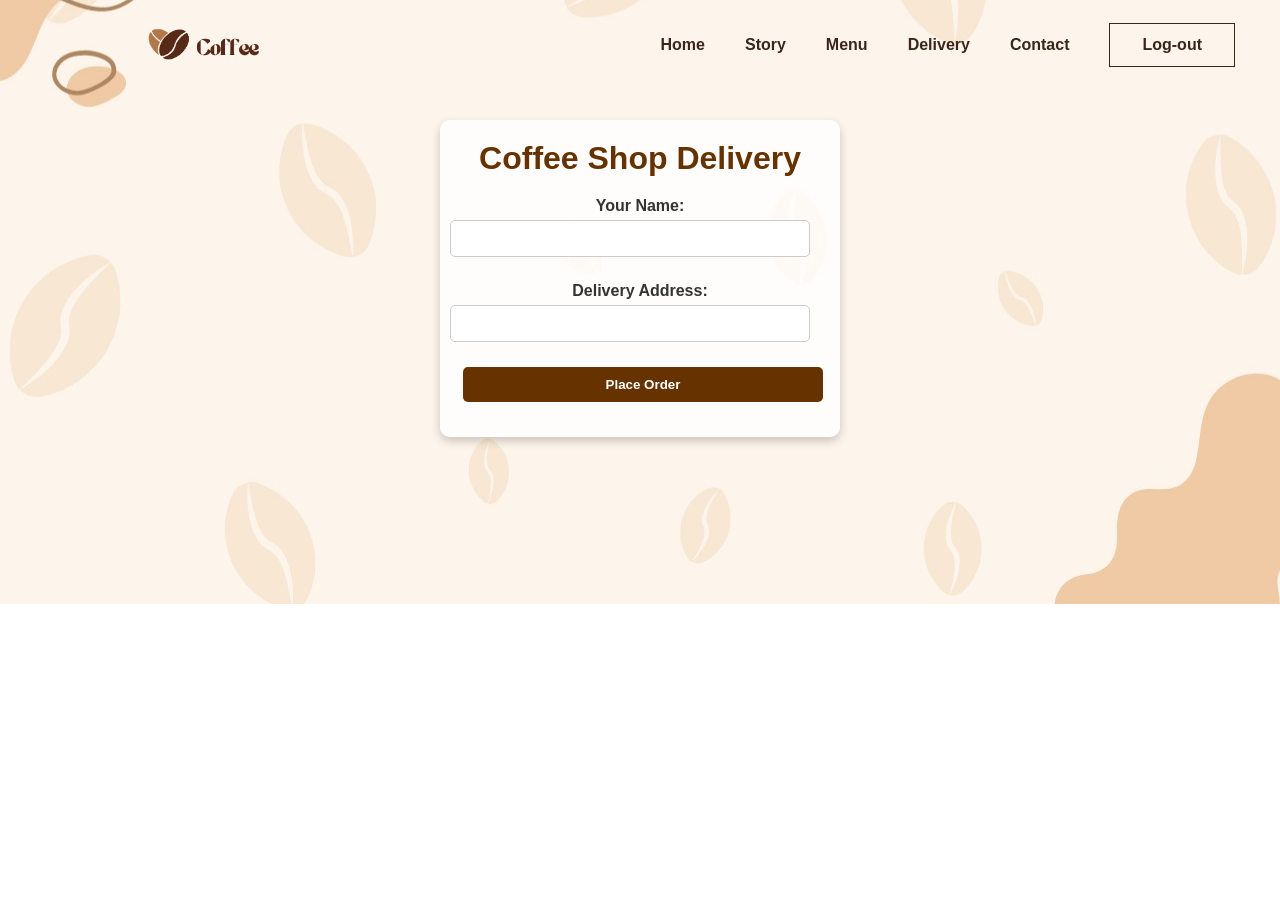
<file: Delivery/index.html>
<!DOCTYPE html>
<html lang="en">
<head>
    <meta charset="UTF-8">
    <meta name="viewport" content="width=device-width, initial-scale=1.0">
    <title>Coffee Shop Delivery</title>
    <link rel="stylesheet" href="stylesD.css">
</head>

<body>

    <header class="header">

        <!-- Navigation bar section -->
      <nav class="navbar">
          
  
          
          <div class="logo">
              <img src="images/logo.png" alt="Logo"> 
          </div>
  
          
          <ul class="nav-links" id="nav-links">
            <li><a href="../LogIn-Regster/homepage.php" class="active">Home</a></li> 
                <li><a href="../Story/story.html">Story</a></li>
                <li><a href="../Meun/index.html">Menu</a></li>
                <li><a href="../Delivery/index.html">Delivery</a></li>
                <li><a href="../Contact/contact.html">Contact</a></li>
                <li><a href="../LogIn-Regster/logout.php" class="btn Login-in"> Log-out</a></li>
          </ul>
  
      </nav>
  </header>


    <div class="container">
        <h1>Coffee Shop Delivery</h1>
        <form action="submit_order.php" method="POST">

            <label for="name">Your Name:</label>
            <input type="text" id="name" name="name" required>

            <label for="address">Delivery Address:</label>
            <input type="text" id="address" name="address" required>


            <button type="submit"  onclick="window.location.href='../Order now/order_now.php'">Place Order</button>
        </form>
    </div>

</body>
</html>
</file>
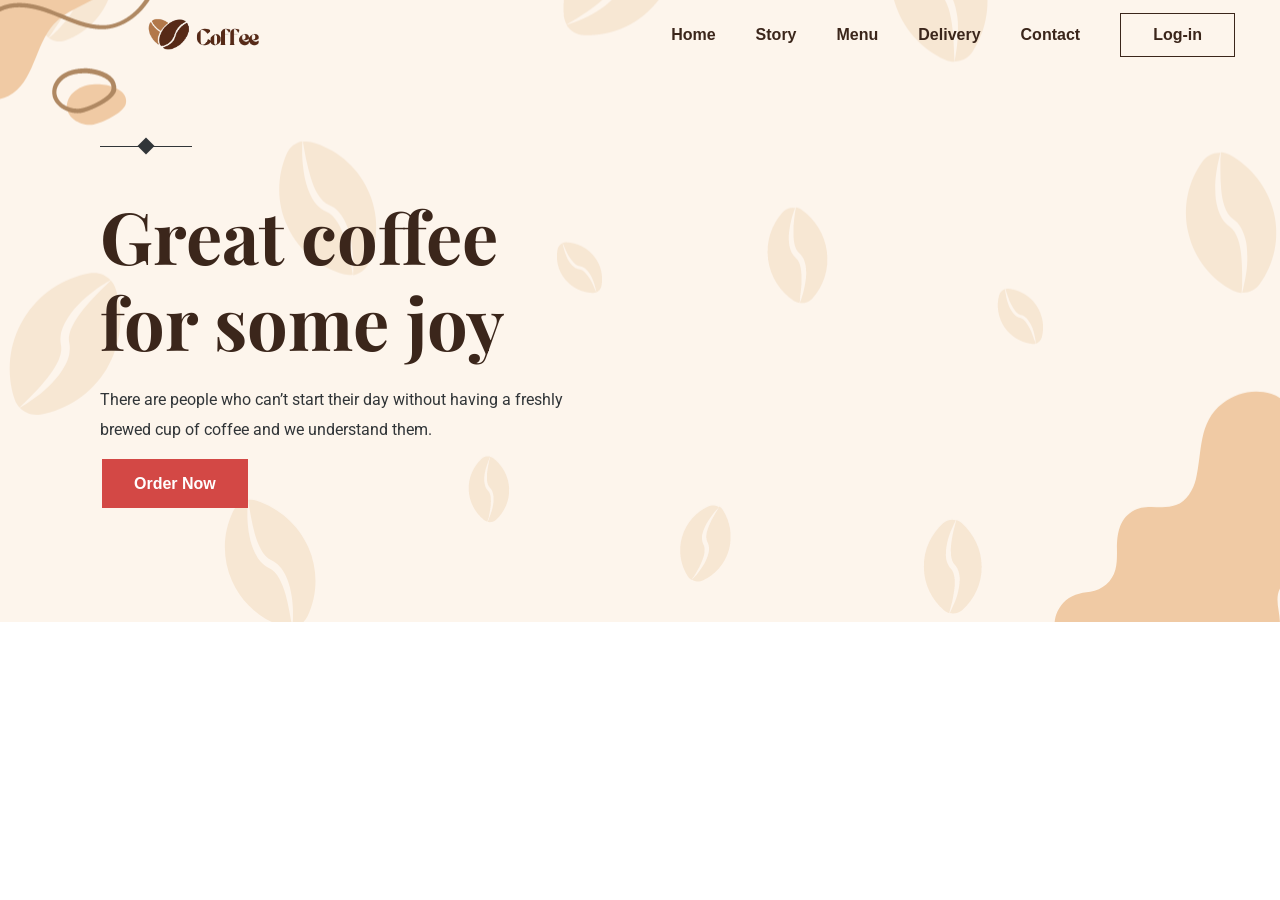
<file: Main/index.html>
<!DOCTYPE html>
<html lang="en">
<head>

    <meta charset="UTF-8">
    <meta name="viewport" content="width=device-width, initial-scale=1.0">

    <!-- Title -->
    <title> Coffee Website </title>

    <!-- CSS Link -->
    <link rel="stylesheet" href="styleMain.css">
    
    
</head>

    <form action="phpfil.php" method="post">

    <header class="header">

      <!-- Navigation bar section -->
    <nav class="navbar">
        
        <div class="logo">
            <img src="images/logo.png" alt="Logo"> 
        </div>

        
        <ul class="nav-links" id="nav-links">
            <li><a href="../LogIn-Regster/index.php" class="active">Home</a></li> 
            <li><a href="../LogIn-Regster/index.php">Story</a></li>
            <li><a href="../LogIn-Regster/index.php">Menu</a></li>
            <li><a href="../LogIn-Regster/index.php">Delivery</a></li>
            <li><a href="../LogIn-Regster/index.php">Contact</a></li>
            <li><a href="../LogIn-Regster/index.php" class="btn Login-in"> Log-in </a></li>
        </ul>

    </nav>
</header>

    <!-- Hero section -->
    <section class="hero-section" id="hero-section">
        <div class="container">
            <div class="hero-content">
                <div class="custom-hr">
                    <div class="diamond"></div> 
                </div>

                <h1>Great coffee for some joy</h1>
                <p>There are people who can’t start their day without having a freshly brewed cup of coffee and we understand them.</p>

                <a href="../LogIn-Regster/index.php" class="btn order-btn">Order Now</a>
            </div>

            
        </div>
    </section>
    
</form>

</body>
</html>
</file>
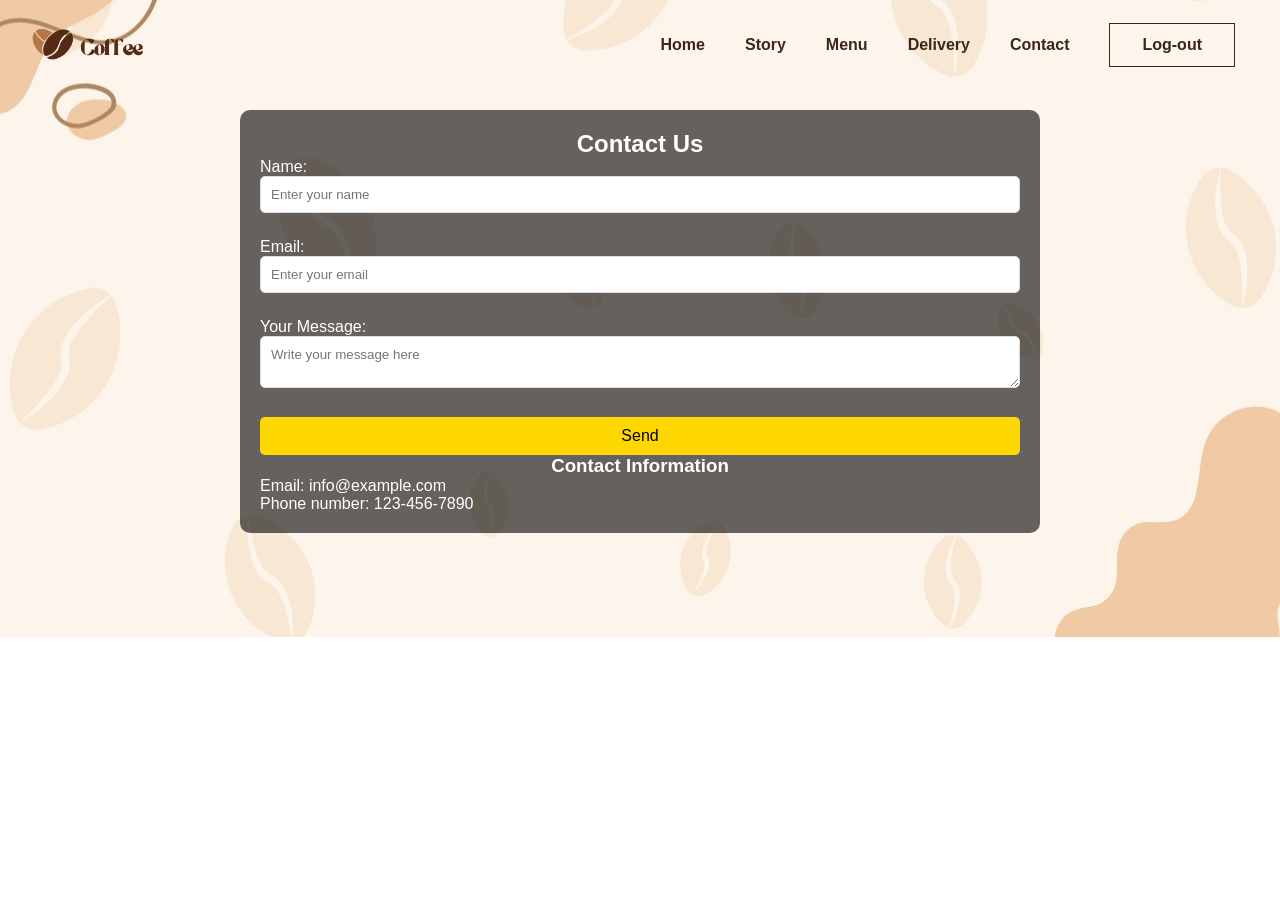
<file: Contact/contact.html>
<!DOCTYPE html>
<html lang="en" dir="ltr">
<head>
    <meta charset="UTF-8">
    <title>Contact</title>
    <link rel="stylesheet" href="stylesC.css">
</head>
<body>

    <header class="header">

        <!-- Navigation bar section -->
      <nav class="navbar">
          
          <div class="menu-icon" id="menu-icon">
              <i class="ri-menu-4-line"></i>
          </div>
  
          
          <div class="logo">
              <img src="images/logo.png" alt="Logo"> 
          </div>
  
          
          <ul class="nav-links" id="nav-links">
            <li><a href="../LogIn-Regster/homepage.php" class="active">Home</a></li> 
            <li><a href="../Story/story.html">Story</a></li>
            <li><a href="../Meun/index.html">Menu</a></li>
            <li><a href="../Delivery/index.html">Delivery</a></li>
            <li><a href="../Contact/contact.html">Contact</a></li>
            <li><a href="../LogIn-Regster/logout.php" class="btn Login-in"> Log-out</a></li>
          </ul>
  
      </nav>
  </header>


    <main>
        <section class="contact">
            <h2>Contact Us</h2>
            <form>
                <label>Name:
                    <input type="text" placeholder="Enter your name" required>
                </label>
                <label>Email:
                    <input type="email" placeholder="Enter your email" required>
                </label>
                <label>Your Message:
                    <textarea placeholder="Write your message here" required></textarea>
                </label>
                <button type="submit">Send</button>
            </form>
            <h3>Contact Information</h3>
            <p>Email: info@example.com</p>
            <p>Phone number: 123-456-7890</p>
        </section>
    </main>
    

</body>
</html>
</file>
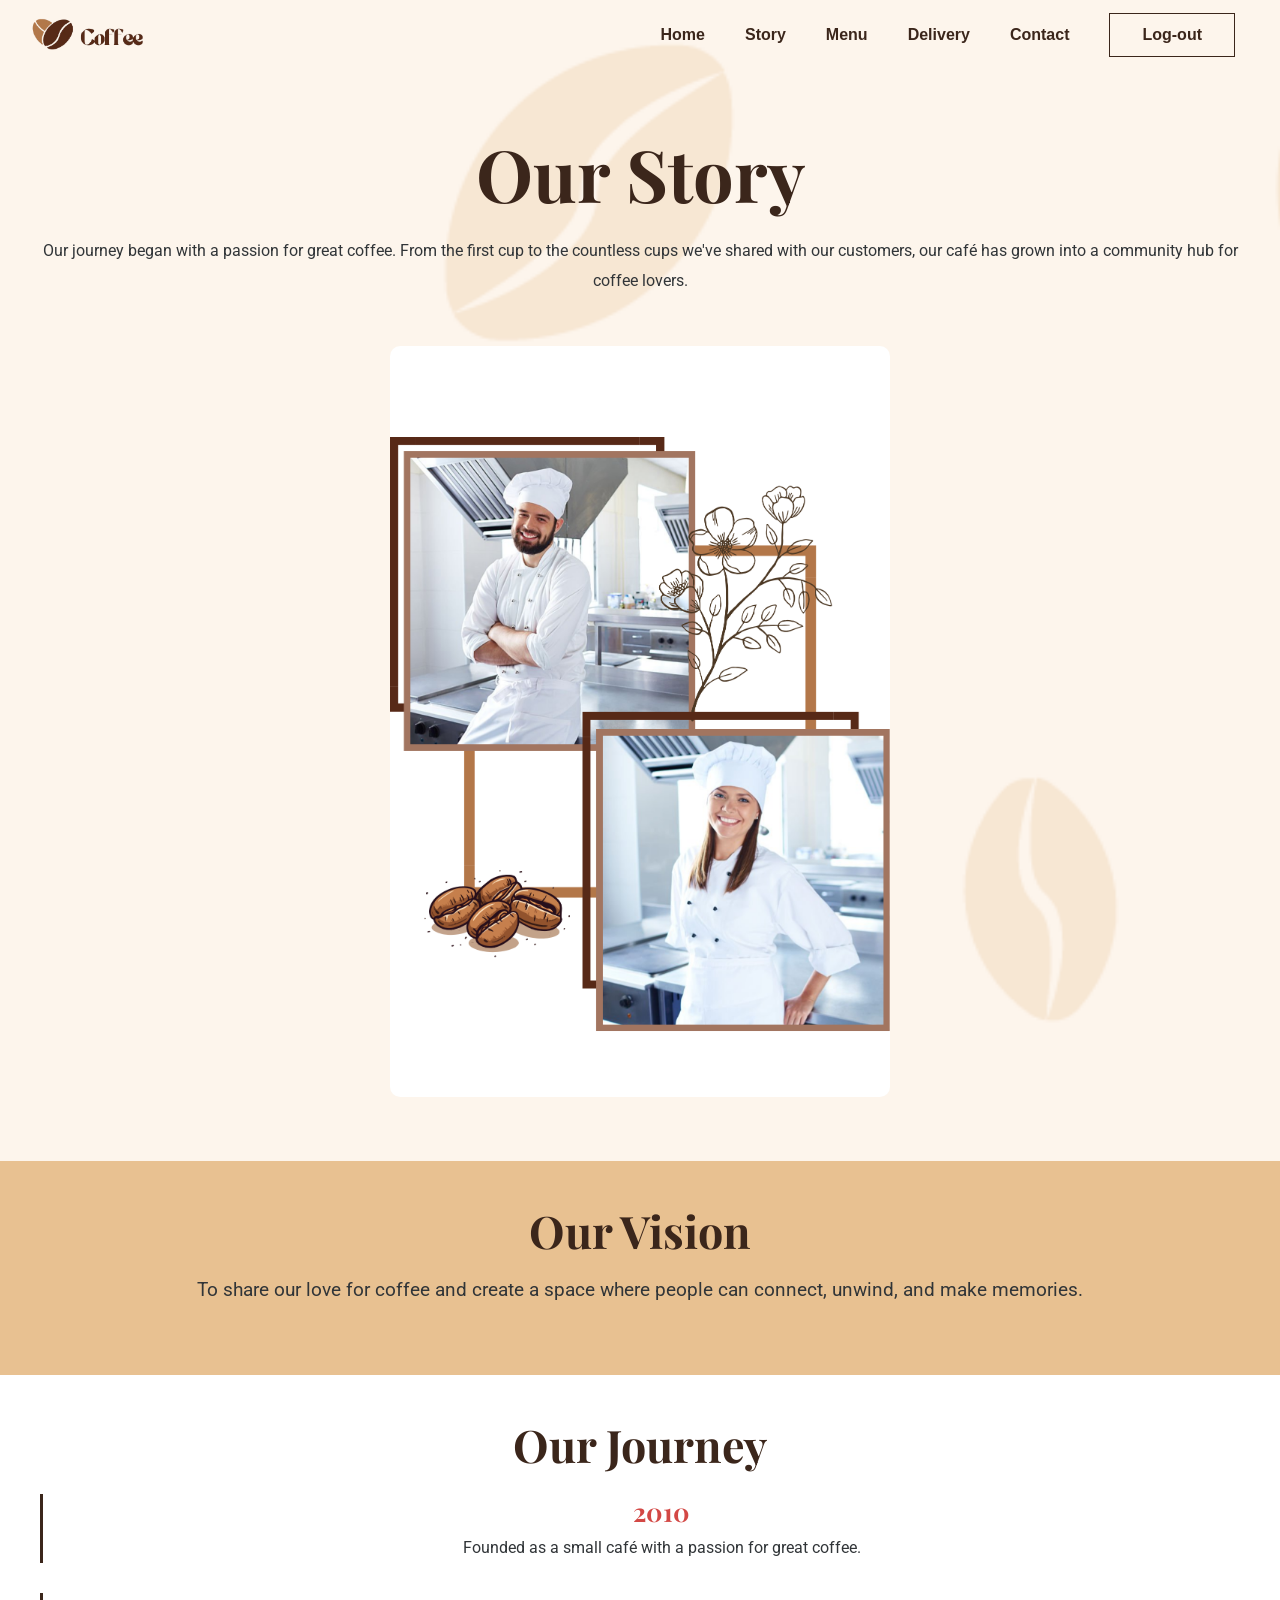
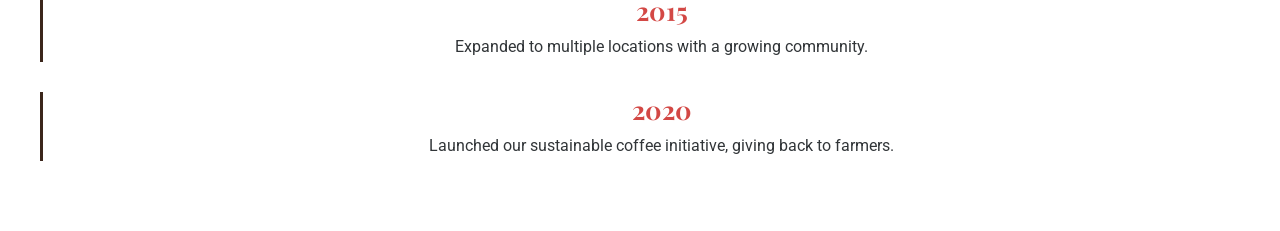
<file: Story/story.html>
<!DOCTYPE html>
<html lang="en">
<head>
    <meta charset="UTF-8">
    <meta name="viewport" content="width=device-width, initial-scale=1.0">
    <title>Our Story</title>
    <link rel="stylesheet" href="styleS.css">
</head>
    <body>

    <!-- Navigation bar section -->
    <nav class="navbar">
        
        <div class="menu-icon" id="menu-icon">
            <i class="ri-menu-4-line"></i>
        </div>

        
        <div class="logo">
            <img src="images/logo.png" alt="Logo"> 
        </div>


        <ul class="nav-links" id="nav-links">
            <li><a href="../LogIn-Regster/homepage.php" class="active">Home</a></li> 
            <li><a href="../Story/story.html">Story</a></li>
            <li><a href="../Meun/index.html">Menu</a></li>
            <li><a href="../Delivery/index.html">Delivery</a></li>
            <li><a href="../Contact/contact.html">Contact</a></li>
            <li><a href="../LogIn-Regster/logout.php" class="btn Login-in"> Log-out</a></li>
        </ul>
    </nav>

    <!-- Story Section -->
    <section class="story-page">
        <h1>Our Story</h1>
        <p>
            Our journey began with a passion for great coffee. From the first cup to the countless cups we've shared with our customers, our café has grown into a community hub for coffee lovers.
        </p>
        <img src="images/story.png" alt="Coffee Story" class="story-image">
    </section>
    
    <!-- Vision Section -->
    <section class="vision-section">
        <h2>Our Vision</h2>
        <p>
            To share our love for coffee and create a space where people can connect, unwind, and make memories.
        </p>
    </section>

    <!-- Timeline Section -->
    <section class="timeline-section">
        <h2>Our Journey</h2>
        <div class="timeline">
            <div class="timeline-item">
                <h3>2010</h3>
                <p>Founded as a small café with a passion for great coffee.</p>
            </div>
            <div class="timeline-item">
                <h3>2015</h3>
                <p>Expanded to multiple locations with a growing community.</p>
            </div>
            <div class="timeline-item">
                <h3>2020</h3>
                <p>Launched our sustainable coffee initiative, giving back to farmers.</p>
            </div>
        </div>
    </section>

    </body>
</html>
</file>
<file: Delivery/stylesD.css>
@import url('https://fonts.googleapis.com/css2?family=Playfair+Display:ital,wght@0,400..900;1,400..900&family=Roboto:ital,wght@0,100;0,300;0,400;0,500;0,700;0,900&display=swap');

* {
    margin: 0;
    padding: 0;
    box-sizing: border-box;
    font-family: Arial, sans-serif;
    text-decoration: none;
    list-style: none;
}


body {
    font-family: "Playfair Display", serif;
    background-image: url('images/bg1.png'); /* Path of background image */
    background-position: center;
    background-repeat: no-repeat;
    background-size: cover;
    scroll-behavior: smooth;
    color: #333;
}



:root {
    --main-color: #3b261b;
    --secondary-color: #e8c191;
    --white-color: #ffffff;
    --black-color: #313538;
    --red-color: #d34845;
    --big-font: 4.5rem;
    --heading-family: "Playfair Display", serif;
    --p-family: "Roboto", system-ui;
}


/*Navbar Section*/


a {
    text-decoration: none;
    list-style: none;
    cursor: pointer;
}


.navbar {
    display: flex;
    justify-content: space-between;
    align-items: center;
    position: relative;
    top: 10px;
    padding: 30px;
    margin-bottom: 20px;
    background-color: transparent;
    width: 100%;
    height: 70px;
    transition: height 0.5s ease;
    overflow: hidden;
}

.logo {
    display: flex;
    position: relative;
    left: 7rem;
    justify-self: center;
    transition: transform 0.5s ease;
}

.logo img { 
    height: 2.5rem;
    margin-right: 10px;
}


.nav-links {
    list-style: none;
    display: flex;
    align-items: center;
    opacity: 1;
    pointer-events: auto;
    transition: opacity 0.5s ease;
}
  

.navbar.active {
    height: 100vh;
    background-color: var(--white-color);
    flex-direction: column;
    justify-content: flex-start;
}

.nav-links.active {
    opacity: 1;
    pointer-events: auto;
    max-height: 400px;
}

.nav-links li {
    margin-left: 10px;
}

.nav-links a {
    color: var(--main-color);
    font-weight: 600;
    margin: 0 15px;
    font-size: var(--p-font);
    transition: all ease 0.55s;
}

.nav-links a:hover {
    color: var(--red-color);
}


.Login-in {
    background-color: transparent;
    color: var(--main-color);
    display: inline-block;
    border: 1px solid var(--main-color);
    padding: 12px 32px;
}

.Login-in:hover {
    background-color: var(--main-color);
    color: var(--white-color) !important;
}


.container {
    text-align: center;
    background: rgba(255, 255, 255, 0.8);
    padding: 20px;
    max-width: 400px;
    margin: 50px auto;
    border-radius: 10px;
    box-shadow: 0 4px 10px rgba(0, 0, 0, 0.2);
}

h1 {
    margin-bottom: 20px;
    color: #663300;
}

label {
    display: block;
    margin: 10px 0 5px;
    font-weight: bold;
}

input, textarea, button {
    width: 100%;
    margin-bottom: 15px;
    padding: 10px;
    border: 1px solid #ccc;
    border-radius: 5px;
    position: relative;
    right: 10px;
}

button {
    background-color: #663300;
    color: white;
    font-weight: bold;
    cursor: pointer;
    border: none;
    margin-top: 10px;
    position: relative;
    left: 3px;
}

button:hover {
    background-color: #4d2600;
}
</file>
<file: Main/styleMain.css>
@import url('https://fonts.googleapis.com/css2?family=Playfair+Display:ital,wght@0,400..900;1,400..900&family=Roboto:ital,wght@0,100;0,300;0,400;0,500;0,700;0,900&display=swap');


* {
    margin: 0;
    padding: 0;
    box-sizing: border-box;
    font-family: Arial, sans-serif;
    text-decoration: none;
    list-style: none;
}


/*============================
        CSS Variables
============================== */


:root {
    --main-color: #3b261b;
    --secondary-color: #e8c191;
    --white-color: #ffffff;
    --black-color: #313538;
    --red-color: #d34845;
    --big-font: 4.5rem;
    --heading-family: "Playfair Display", serif;
    --p-family: "Roboto", system-ui;
}


body {
    background-image: url('images/bg1.png'); /* Path of background image */
    background-position: center;
    background-repeat: no-repeat;
    background-size: cover;
    scroll-behavior: smooth;
}


/*============================
         Headings
============================== */



h1 {
    font-size: 4.5rem;
    color: var(--main-color);
    font-family: var(--heading-family);
}
h2 {
    font-size: 2.8rem;
    color: var(--main-color);
    font-family: var(--heading-family);
}
h3 {
    font-size: 1.6rem;
    color: var(--main-color);
    font-family: var(--heading-family);
}


/*============================
          Paragraph
============================== */


p {
    font-family: var(--p-family);
    color: var(--black-color);
    font-size: 1rem;
    line-height: 2;
    margin-bottom: 30px;
}



a {
    text-decoration: none;
    list-style: none;
    cursor: pointer;
}


.custom-hr {
    display: flex;
    align-items: center;
    margin: 40px 0;
}

.custom-hr:before,
.custom-hr:after {
    content: '';
    display: block;
    height: 1px;
    width: 40px;
    background-color: var(--black-color);
}

.custom-hr .diamond {
    width: 12px;
    height: 12px;
    transform: rotate(45deg);  
    margin: 0;
    background-color: var(--black-color);
}



/*============================
        Button styling
============================== */


.btn {
    padding: 16px 32px;
    font-weight: bold;
    font-size: var(--p-font);
    transition-duration: 0.7s;
    margin: 4px 2px;
    text-align: center;
    background-color: var(--red-color);
    color: var(--white-color);
}

.btn:hover {
    background-color: var(--main-color);
}

.btn2{
    color: var(--red-color);
    text-decoration: none;
    transition-duration: 0.7s;
    font-size: 1.2rem;
}
.btn2:hover{
     color: var(--main-color);
}



/*============================
      Navbar Section
============================== */


.navbar {
    display: flex;
    justify-content: space-between;
    align-items: center;
    padding: 30px;
    background-color: transparent;
    width: 100%;
    height: 70px;
    transition: height 0.5s ease;
    overflow: hidden;
}

.logo {
    display: flex;
    position: relative;
    left: 7rem;
    justify-self: center;
    transition: transform 0.5s ease;
}

.logo img { 
    height: 2.5rem;
    margin-right: 10px;
}


.nav-links {
    list-style: none;
    display: flex;
    align-items: center;
    opacity: 1;
    pointer-events: auto;
    transition: opacity 0.5s ease;
}
  

.navbar.active {
    height: 100vh;
    background-color: var(--white-color);
    flex-direction: column;
    justify-content: flex-start;
}

.nav-links.active {
    opacity: 1;
    pointer-events: auto;
    max-height: 400px;
}

.nav-links li {
    margin-left: 10px;
}

.nav-links a {
    color: var(--main-color);
    font-weight: 600;
    margin: 0 15px;
    font-size: var(--p-font);
    transition: all ease 0.55s;
}

.nav-links a:hover {
    color: var(--red-color);
}


.Login-in {
    background-color: transparent;
    color: var(--main-color);
    display: inline-block;
    border: 1px solid var(--main-color);
    padding: 12px 32px;
}

.Login-in:hover {
    background-color: var(--main-color);
    color: var(--white-color) !important;
}




/*============================
        Hero Section
============================== */


.hero-section {
    transition: transform 0.5s ease;
    transform: translateY(0);
}

.hero-section.active {
    transform: translateY(100px);  
}


.container {
    display: flex;
    justify-content: space-between;
    align-items: center;
    padding: 30px 100px;
}


.hero-content {
    max-width: 500px;
}

h1 {
    line-height: 1.2;
    margin-bottom: 20px;
}

p {
    margin-bottom: 30px;
    line-height: 30px;
}
</file>
<file: Contact/stylesC.css>
@import url('https://fonts.googleapis.com/css2?family=Playfair+Display:ital,wght@0,400..900;1,400..900&family=Roboto:ital,wght@0,100;0,300;0,400;0,500;0,700;0,900&display=swap');

* {
    margin: 0;
    padding: 0;
    box-sizing: border-box;
    font-family: Arial, sans-serif;
    text-decoration: none;
    list-style: none;
}


body {
    font-family: "Playfair Display", serif;
    background-image: url('images/i.jpeg'); /* Path of background image */
    background-position: center;
    background-repeat: no-repeat;
    background-size: cover;
    scroll-behavior: smooth;
    color: #333;
}



:root {
    --main-color: #3b261b;
    --secondary-color: #e8c191;
    --white-color: #ffffff;
    --black-color: #313538;
    --red-color: #d34845;
    --big-font: 4.5rem;
    --heading-family: "Playfair Display", serif;
    --p-family: "Roboto", system-ui;
}


/*Navbar Section*/


a {
    text-decoration: none;
    list-style: none;
    cursor: pointer;
}


.navbar {
    display: flex;
    justify-content: space-between;
    align-items: center;
    position: relative;
    top: 10px;
    padding: 30px;
    margin-bottom: 20px;
    background-color: transparent;
    width: 100%;
    height: 70px;
    transition: height 0.5s ease;
    overflow: hidden;
}

.logo {
    display: flex;
    position: relative;
    right: 15rem;
    transition: transform 0.5s ease;
}

.logo img {
    height: 40px;
    margin-right: 10px;
}


.nav-links {
    list-style: none;
    display: flex;
    align-items: center;
    opacity: 1;
    pointer-events: auto;
    transition: opacity 0.5s ease;
}
  

.navbar.active {
    height: 100vh;
    background-color: var(--white-color);
    flex-direction: column;
    justify-content: flex-start;
}

.nav-links.active {
    opacity: 1;
    pointer-events: auto;
    max-height: 400px;
}

.nav-links li {
    margin-left: 10px;
}

.nav-links a {
    color: var(--main-color);
    font-weight: 600;
    margin: 0 15px;
    font-size: var(--p-font);
    transition: all ease 0.55s;
}

.nav-links a:hover {
    color: var(--red-color);
}


.Login-in {
    background-color: transparent;
    color: var(--main-color);
    display: inline-block;
    border: 1px solid var(--main-color);
    padding: 12px 32px;
}

.Login-in:hover {
    background-color: var(--main-color);
    color: var(--white-color) !important;
}







main {
    padding: 20px;
    color: #fff; /* White text */
}

.contact {
    max-width: 800px;
    margin: 0 auto;
    background-color: rgba(0, 0, 0, 0.6); /* Transparent background for contact section */
    padding: 20px;
    border-radius: 10px;
}

h2, h3 {
    text-align: center;
}

form label {
    display: block;
    margin-bottom: 10px;
}

input, textarea {
    width: 100%;
    padding: 10px;
    margin-bottom: 15px;
    border-radius: 5px;
    border: 1px solid #ddd;
}

button {
    width: 100%;
    padding: 10px;
    background-color: #FFD700;
    border: none;
    border-radius: 5px;
    font-size: 16px;
}

button:hover {
    background-color: #FFC107;
}

footer {
    text-align: center;
    background-color: #333;
    color: #fff;
    padding: 10px;
    position: fixed;
    width: 100%;
    bottom: 0;
}
</file>
<file: Story/styleS.css>
@import url('https://fonts.googleapis.com/css2?family=Playfair+Display:ital,wght@0,400..900;1,400..900&family=Roboto:ital,wght@0,100;0,300;0,400;0,500;0,700;0,900&display=swap');


* {
    margin: 0;
    padding: 0;
    box-sizing: border-box;
    font-family: Arial, sans-serif;
    text-decoration: none;
    list-style: none;
}


/*============================
        CSS Variables
============================== */


:root {
    --main-color: #3b261b;
    --secondary-color: #e8c191;
    --white-color: #ffffff;
    --black-color: #313538;
    --red-color: #d34845;
    --big-font: 4.5rem;
    --heading-family: "Playfair Display", serif;
    --p-family: "Roboto", system-ui;
}


body {
    background-image: url('images/bg1.png'); /* Path of background image */
    background-position: center;
    background-repeat: no-repeat;
    background-size: cover;
    background-color: var(--white-color);
    scroll-behavior: smooth;
}


/*============================
         Headings
============================== */



h1 {
    font-size: 4.5rem;
    color: var(--main-color);
    font-family: var(--heading-family);
}
h2 {
    font-size: 2.8rem;
    color: var(--main-color);
    font-family: var(--heading-family);
}
h3 {
    font-size: 1.6rem;
    color: var(--main-color);
    font-family: var(--heading-family);
}


/*============================
          Paragraph
============================== */


p {
    font-family: var(--p-family);
    color: var(--black-color);
    font-size: 1rem;
    line-height: 2;
    margin-bottom: 30px;
}

/* Anchor (a) default styling */
/*============================
            Anchor 
============================== */


a {
    text-decoration: none;
    list-style: none;
    cursor: pointer;
}


/*============================
Horizontal line with diamond shape
============================== */


.custom-hr {
    display: flex;
    align-items: center;
    margin: 40px 0;
}

.custom-hr:before,
.custom-hr:after {
    content: '';
    display: block;
    height: 1px;
    width: 40px;
    background-color: var(--black-color);
}

.custom-hr .diamond {
    width: 12px;
    height: 12px;
    transform: rotate(45deg);  
    margin: 0;
    background-color: var(--black-color);
}



/*============================
        Button styling
============================== */


.btn {
    padding: 16px 32px;
    font-weight: bold;
    font-size: var(--p-font);
    transition-duration: 0.7s;
    margin: 4px 2px;
    text-align: center;
    background-color: var(--red-color);
    color: var(--white-color);
}

.btn:hover {
    background-color: var(--main-color);
}

.btn2{
    color: var(--red-color);
    text-decoration: none;
    transition-duration: 0.7s;
    font-size: 1.2rem;
}
.btn2:hover{
     color: var(--main-color);
}



.header {
    border-color: #3b261b;
}

/*============================
      Navbar Section
============================== */


.navbar {
    display: flex;
    justify-content: space-between;
    align-items: center;
    padding: 30px;
    background-color: transparent;
    width: 100%;
    height: 70px;
    transition: height 0.5s ease;
    overflow: hidden;
}

.logo {
    display: flex;
    position: relative;
    right: 15rem;
    transition: transform 0.5s ease;
}

.logo img {
    height: 40px;
    margin-right: 10px;
}


.nav-links {
    list-style: none;
    display: flex;
    align-items: center;
    opacity: 1;
    pointer-events: auto;
    transition: opacity 0.5s ease;
}
  

.navbar.active {
    height: 100vh;
    background-color: var(--white-color);
    flex-direction: column;
    justify-content: flex-start;
}

.nav-links.active {
    opacity: 1;
    pointer-events: auto;
    max-height: 400px;
}

.nav-links li {
    margin-left: 10px;
}

.nav-links a {
    color: var(--main-color);
    font-weight: 600;
    margin: 0 15px;
    font-size: var(--p-font);
    transition: all ease 0.55s;
}

.nav-links a:hover {
    color: var(--red-color);
}


.Login-in {
    background-color: transparent;
    color: var(--main-color);
    display: inline-block;
    border: 1px solid var(--main-color);
    padding: 12px 32px;
}

.Login-in:hover {
    background-color: var(--main-color);
    color: var(--white-color) !important;
}




/*============================
        Hero Section
============================== */


.hero-section {
    transition: transform 0.5s ease;
    transform: translateY(0);
}

.hero-section.active {
    transform: translateY(100px);  
}


.container {
    display: flex;
    justify-content: space-between;
    align-items: center;
    padding: 30px 100px;
}


.hero-content {
    max-width: 500px;
}

h1 {
    line-height: 1.2;
    margin-bottom: 20px;
}

p {
    margin-bottom: 30px;
    line-height: 30px;
}


/*============================
        Story Page 
============================== */
.story-page {
    padding: 60px 20px;
    text-align: center;
}

.story-page h1 {
    color: var(--main-color);
    margin-bottom: 20px;
}

.story-page img {
    width: 100%;
    max-width: 500px;
    margin-top: 20px;
    border-radius: 10px;
}

/* Vision Section */
.vision-section {
    background-color: var(--secondary-color);
    padding: 40px 20px;
    text-align: center;
}

.vision-section h2 {
    color: var(--main-color);
    margin-bottom: 15px;
}

.vision-section p {
    font-size: 1.2rem;
    color: var(--black-color);
}

/* Timeline Section */
.timeline-section {
    padding: 40px 20px;
    background-color: var(--white-color);
    text-align: center;
}

.timeline-section h2 {
    color: var(--main-color);
    margin-bottom: 20px;
}

.timeline .timeline-item {
    padding-left: 20px;
    margin-left: 20px;
    border-left: 3px solid var(--main-color);
}

.timeline-item h3 {
    color: var(--red-color);
    margin-bottom: 5px;
}


/*============================
        Footer Section 
============================== */
footer {
    padding-left: 20px;
    padding-top: 30px;
}
</file>
